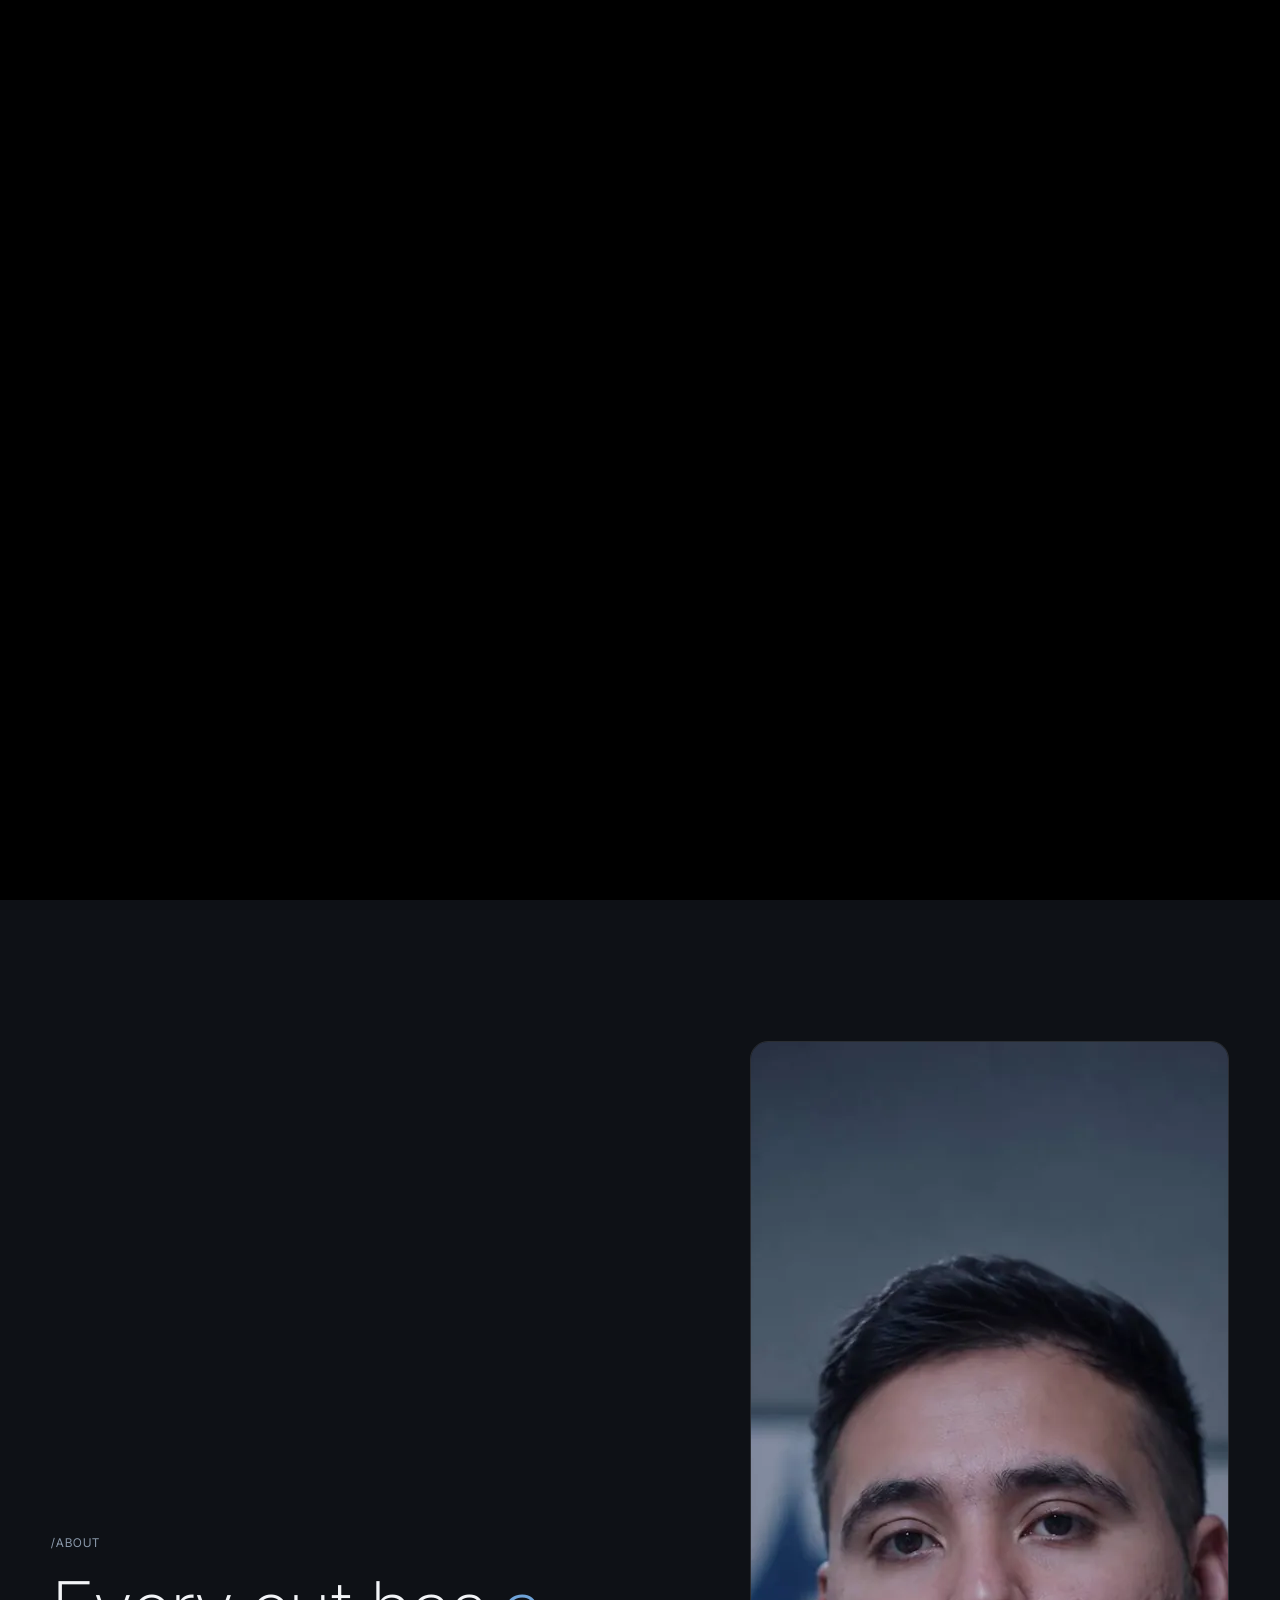
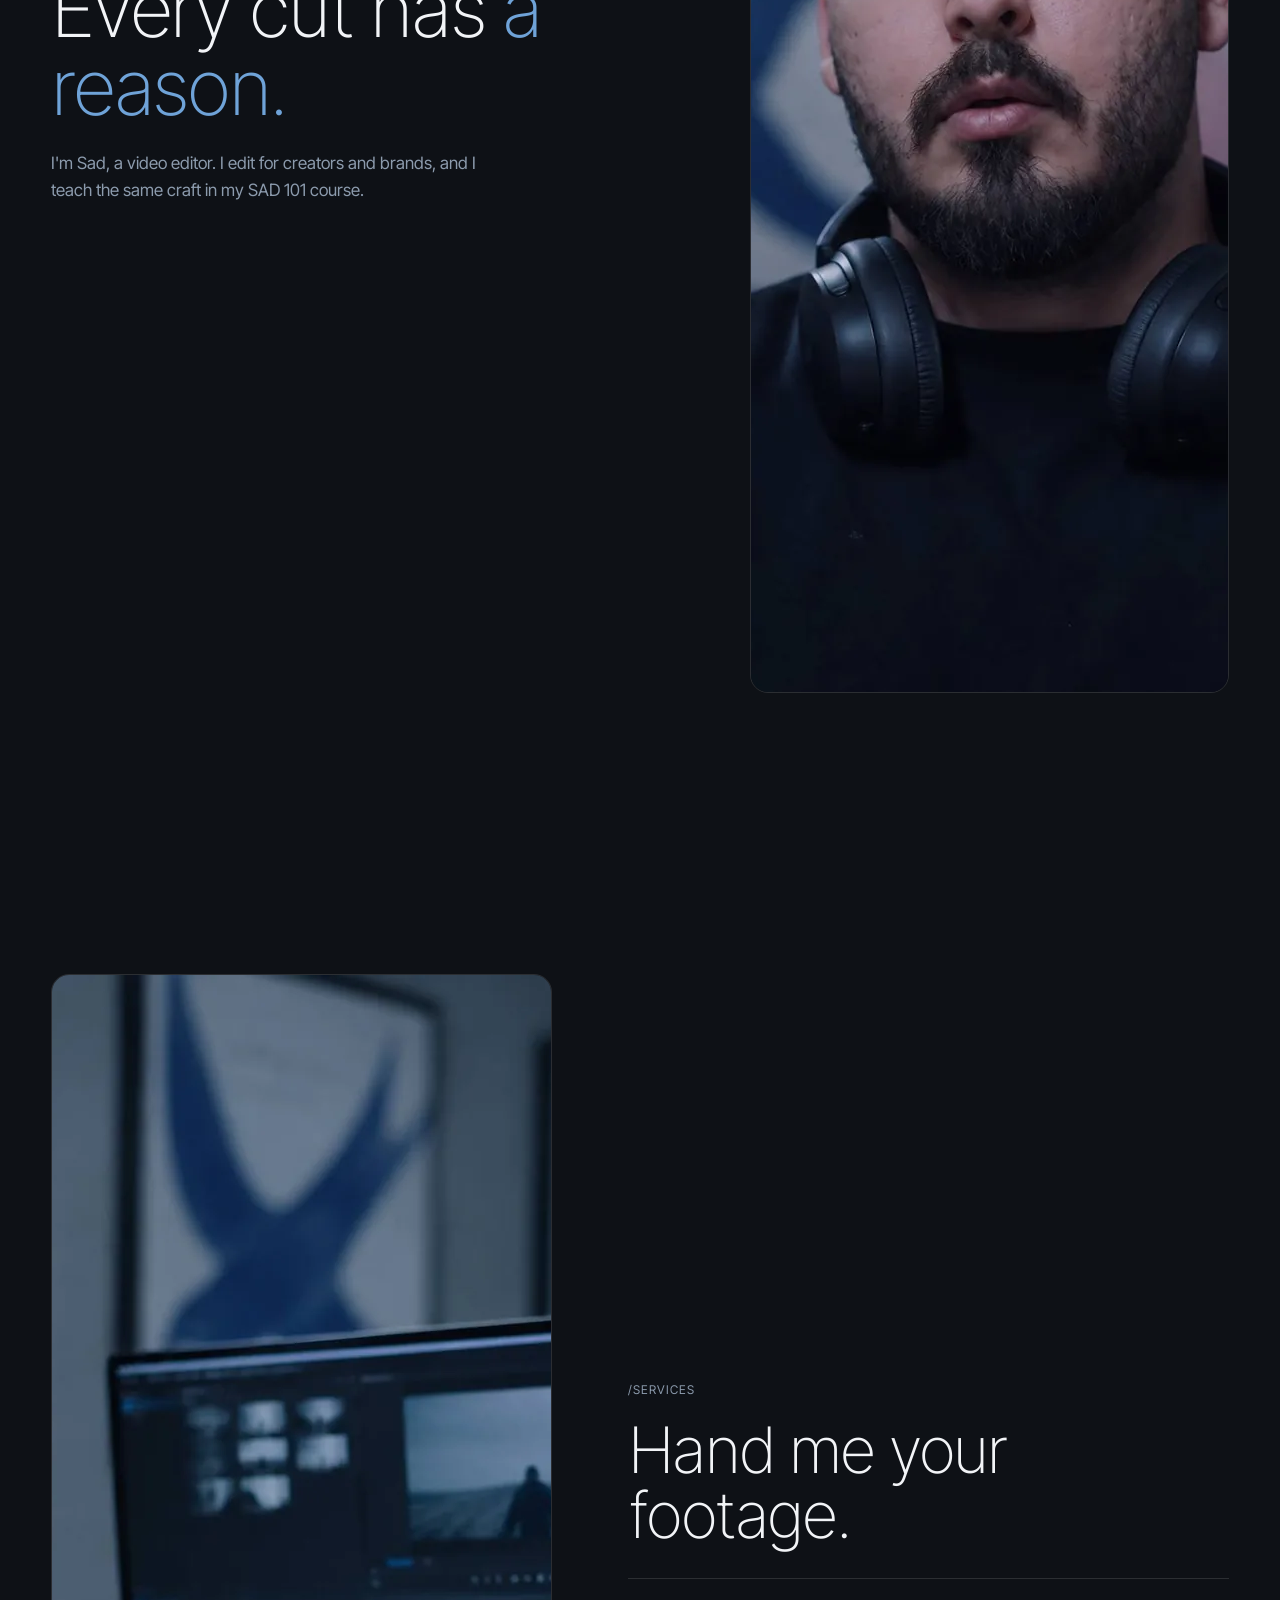
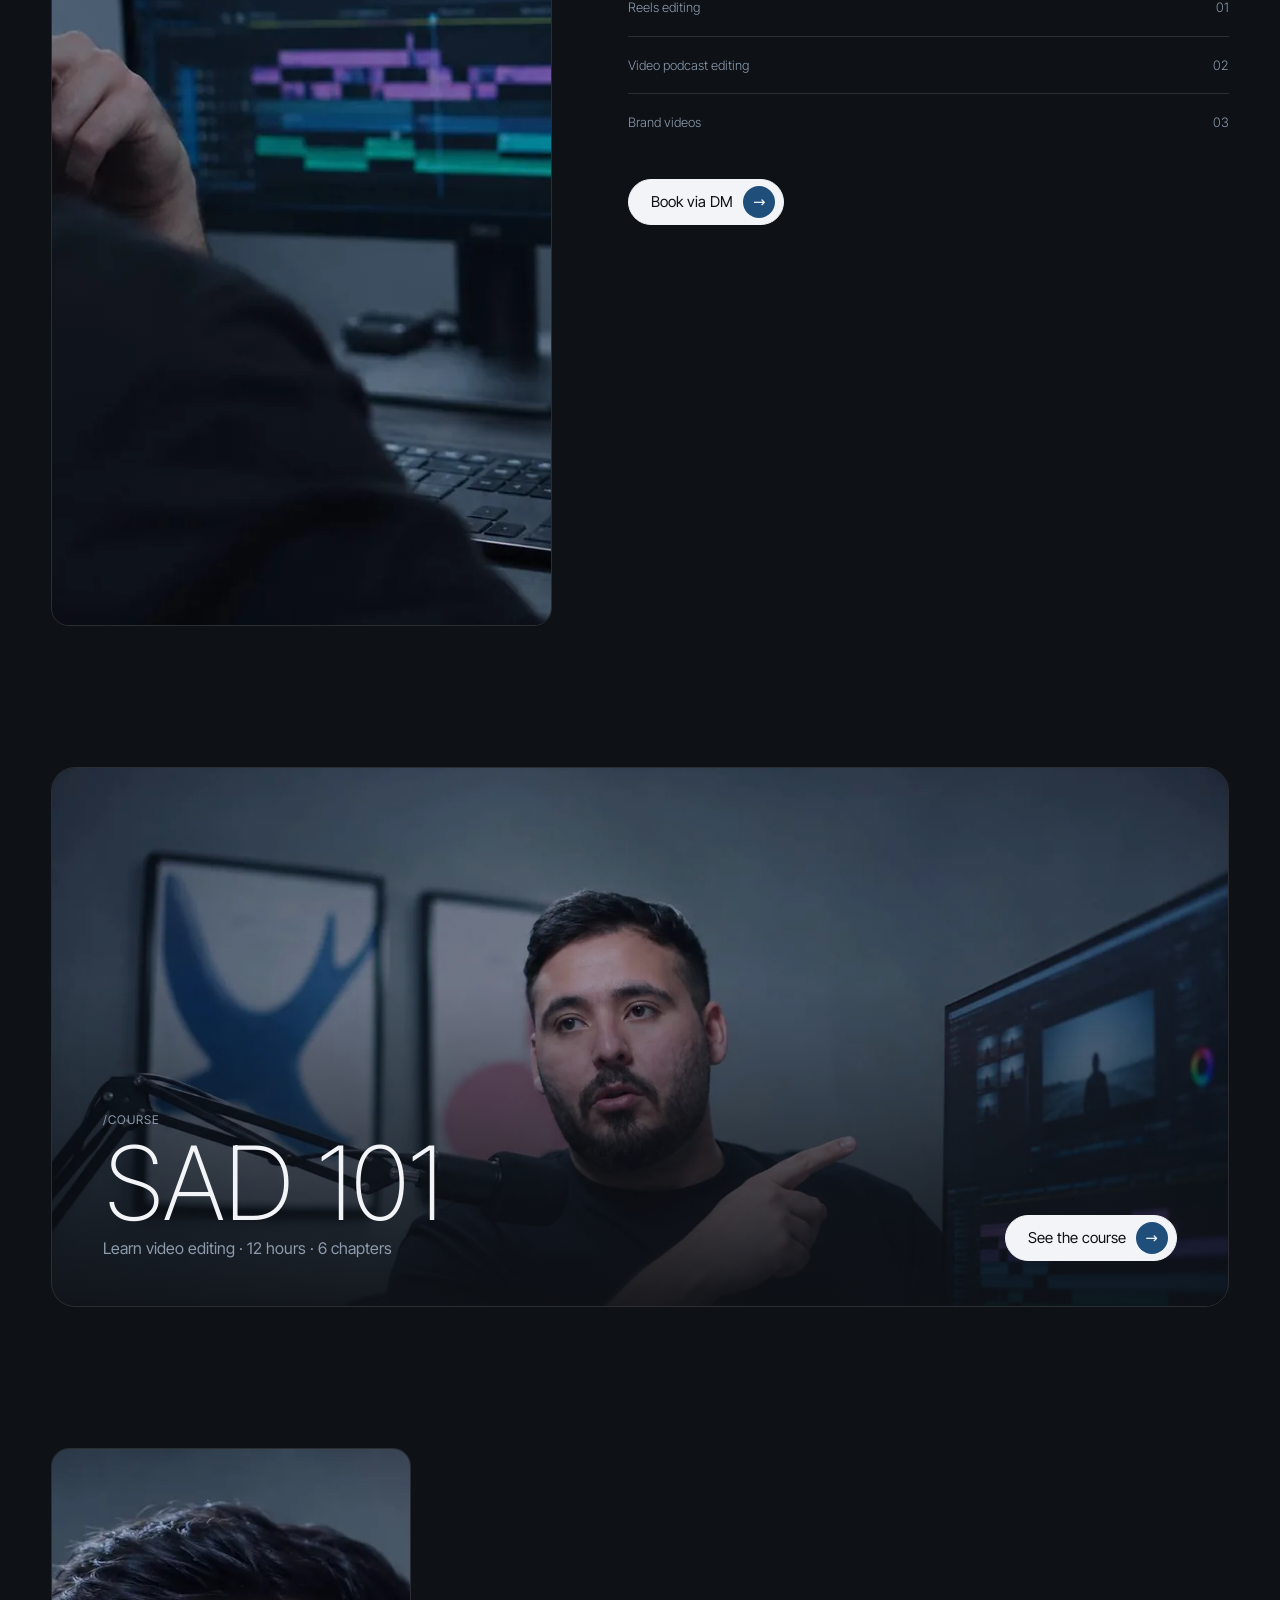
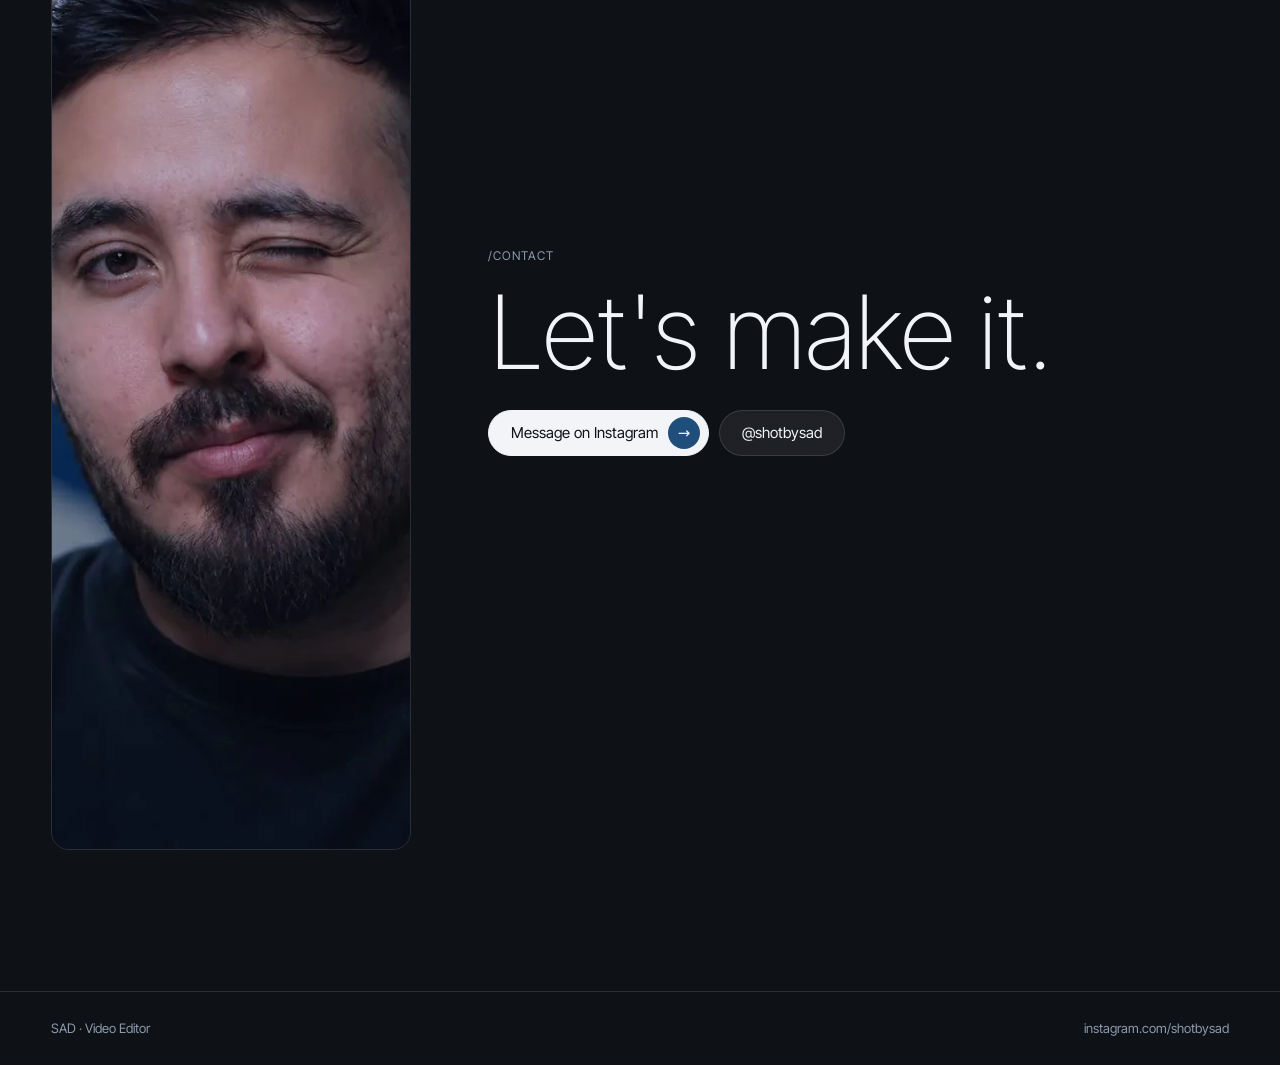
<file: index.html>
<!doctype html>
<html lang="en" dir="ltr">
<head>
<meta charset="utf-8">
<meta name="viewport" content="width=device-width, initial-scale=1">
<title>SAD · Video Editor</title>
<meta name="description" content="SAD, video editor. Book an edit, or learn editing with the SAD 101 course.">
<meta name="theme-color" content="#0e1116">
<link rel="preload" href="img/hero.webp" as="image">
<link rel="stylesheet" href="css/site.css">
</head>
<body>
<div class="intro" aria-hidden="true"><video src="media/eyes.mp4" autoplay muted playsinline></video></div>

<nav class="nav glass">
  <a class="logo" href="#top" aria-label="SAD"><span class="eyes" aria-hidden="true"><i></i><i></i></span>صاد</a>
  <div class="links"><a href="#about" data-fa="درباره">About</a><a href="#services" data-fa="خدمات">Services</a><a href="course.html" data-fa="دوره">Course</a></div>
  <div class="right">
    <button class="lang" type="button" aria-label="فارسی">FA</button>
    <a class="pill solid" href="https://ig.me/m/shotbysad" target="_blank" rel="noopener"><span data-fa="سفارش ادیت">Book an edit</span><b aria-hidden="true">→</b></a>
  </div>
</nav>

<header class="hero" id="top">
  <img src="img/hero.webp" alt="" width="1672" height="941" fetchpriority="high">
  <h1 class="thin"><span data-fa="تدوینگر">Video</span><span class="l2"><span class="eyes" aria-hidden="true"><i></i><i></i></span><span data-fa="صاد">Editor</span></span></h1>
  <div class="bottom">
    <a class="course-card glass" href="course.html">
      <span class="mark"><span class="eyes" aria-hidden="true"><i></i><i></i></span></span>
      <span><strong data-fa="دوره‌ی صاد ۱۰۱">SAD 101 course</strong><small data-fa="آموزش تدوین · ۱۲ ساعت · ۶ فصل">Video editing · 12 hours · 6 chapters</small></span>
    </a>
    <div class="row">
      <a class="pill" href="#services"><span data-fa="خدمات">Services</span><b aria-hidden="true">→</b></a>
      <a class="pill solid" href="https://ig.me/m/shotbysad" target="_blank" rel="noopener"><span data-fa="وقت گرفتن">Book a slot</span><b aria-hidden="true">→</b></a>
    </div>
  </div>
</header>

<main>
<section class="about" id="about">
  <div>
    <span class="label" data-fa="درباره">About</span>
    <h2 class="thin" data-fa="هر کات <em>یه دلیل</em> داره.">Every cut has <em>a reason.</em></h2>
    <p data-fa="من صادم، تدوینگر. ویدیوهای پیج‌ها و برندها رو تدوین می‌کنم و همین کار رو تو دوره‌ی صاد ۱۰۱ یاد می‌دم.">I'm Sad, a video editor. I edit for creators and brands, and I teach the same craft in my SAD 101 course.</p>
  </div>
  <div class="card-img"><img src="img/portrait.webp" alt="Sad with headphones around his neck" loading="lazy" width="1000" height="1250"></div>
</section>

<section class="services" id="services">
  <div class="card-img"><img src="img/shoulder.webp" alt="Sad editing a timeline" loading="lazy" width="1000" height="1250"></div>
  <div>
    <span class="label" data-fa="خدمات">Services</span>
    <h2 class="thin" data-fa="ویدیوت رو بسپار به من.">Hand me your footage.</h2>
    <ul>
      <li><span data-fa="تدوین ریلز">Reels editing</span><span>01</span></li>
      <li><span data-fa="تدوین پادکست ویدیویی">Video podcast editing</span><span>02</span></li>
      <li><span data-fa="ویدیوی برند">Brand videos</span><span>03</span></li>
    </ul>
    <a class="pill solid" style="margin-top:28px" href="https://ig.me/m/shotbysad" target="_blank" rel="noopener"><span data-fa="وقت گرفتن از دایرکت">Book via DM</span><b aria-hidden="true">→</b></a>
  </div>
</section>

<a class="teaser" href="course.html">
  <img src="img/teach.webp" alt="" loading="lazy" width="1672" height="941">
  <div class="in">
    <div><span class="label" data-fa="دوره">Course</span><h2 class="thin" data-fa="صاد ۱۰۱">SAD 101</h2><p data-fa="آموزش تدوین · ۱۲ ساعت · ۶ فصل">Learn video editing · 12 hours · 6 chapters</p></div>
    <span class="pill solid"><span data-fa="دیدن دوره">See the course</span><b aria-hidden="true">→</b></span>
  </div>
</a>

<section class="contact" id="contact">
  <div class="card-img"><img src="img/wink.webp" alt="Sad winking" loading="lazy" width="1000" height="1000"></div>
  <div>
    <span class="label" data-fa="تماس">Contact</span>
    <h2 class="thin" data-fa="بیا بسازیمش.">Let's make it.</h2>
    <div class="row">
      <a class="pill solid" href="https://ig.me/m/shotbysad" target="_blank" rel="noopener"><span data-fa="پیام در دایرکت">Message on Instagram</span><b aria-hidden="true">→</b></a>
      <a class="pill plain" href="https://instagram.com/shotbysad" target="_blank" rel="noopener">@shotbysad</a>
    </div>
  </div>
</section>
</main>

<footer><span data-fa="صاد · تدوینگر">SAD · Video Editor</span><a href="https://instagram.com/shotbysad" target="_blank" rel="noopener">instagram.com/shotbysad</a></footer>
<script src="js/site.js"></script>
</body>
</html>
</file>
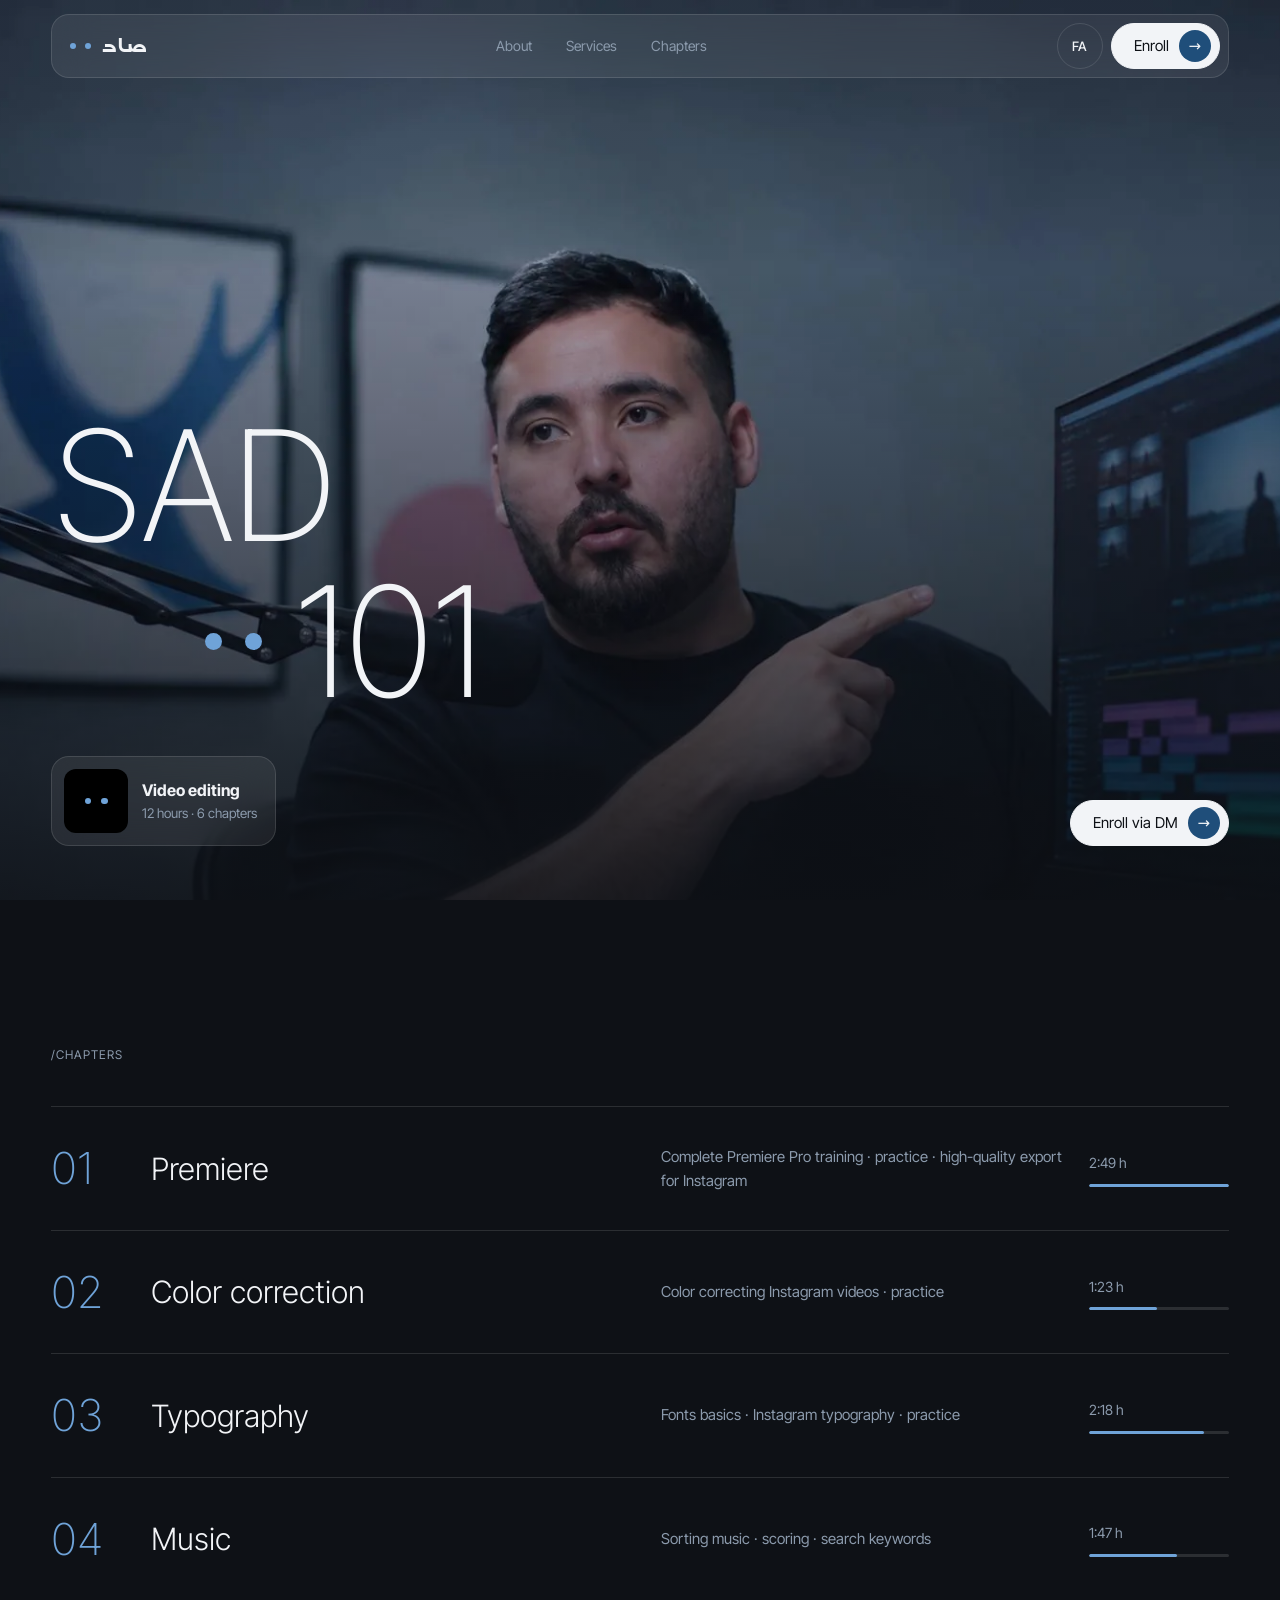
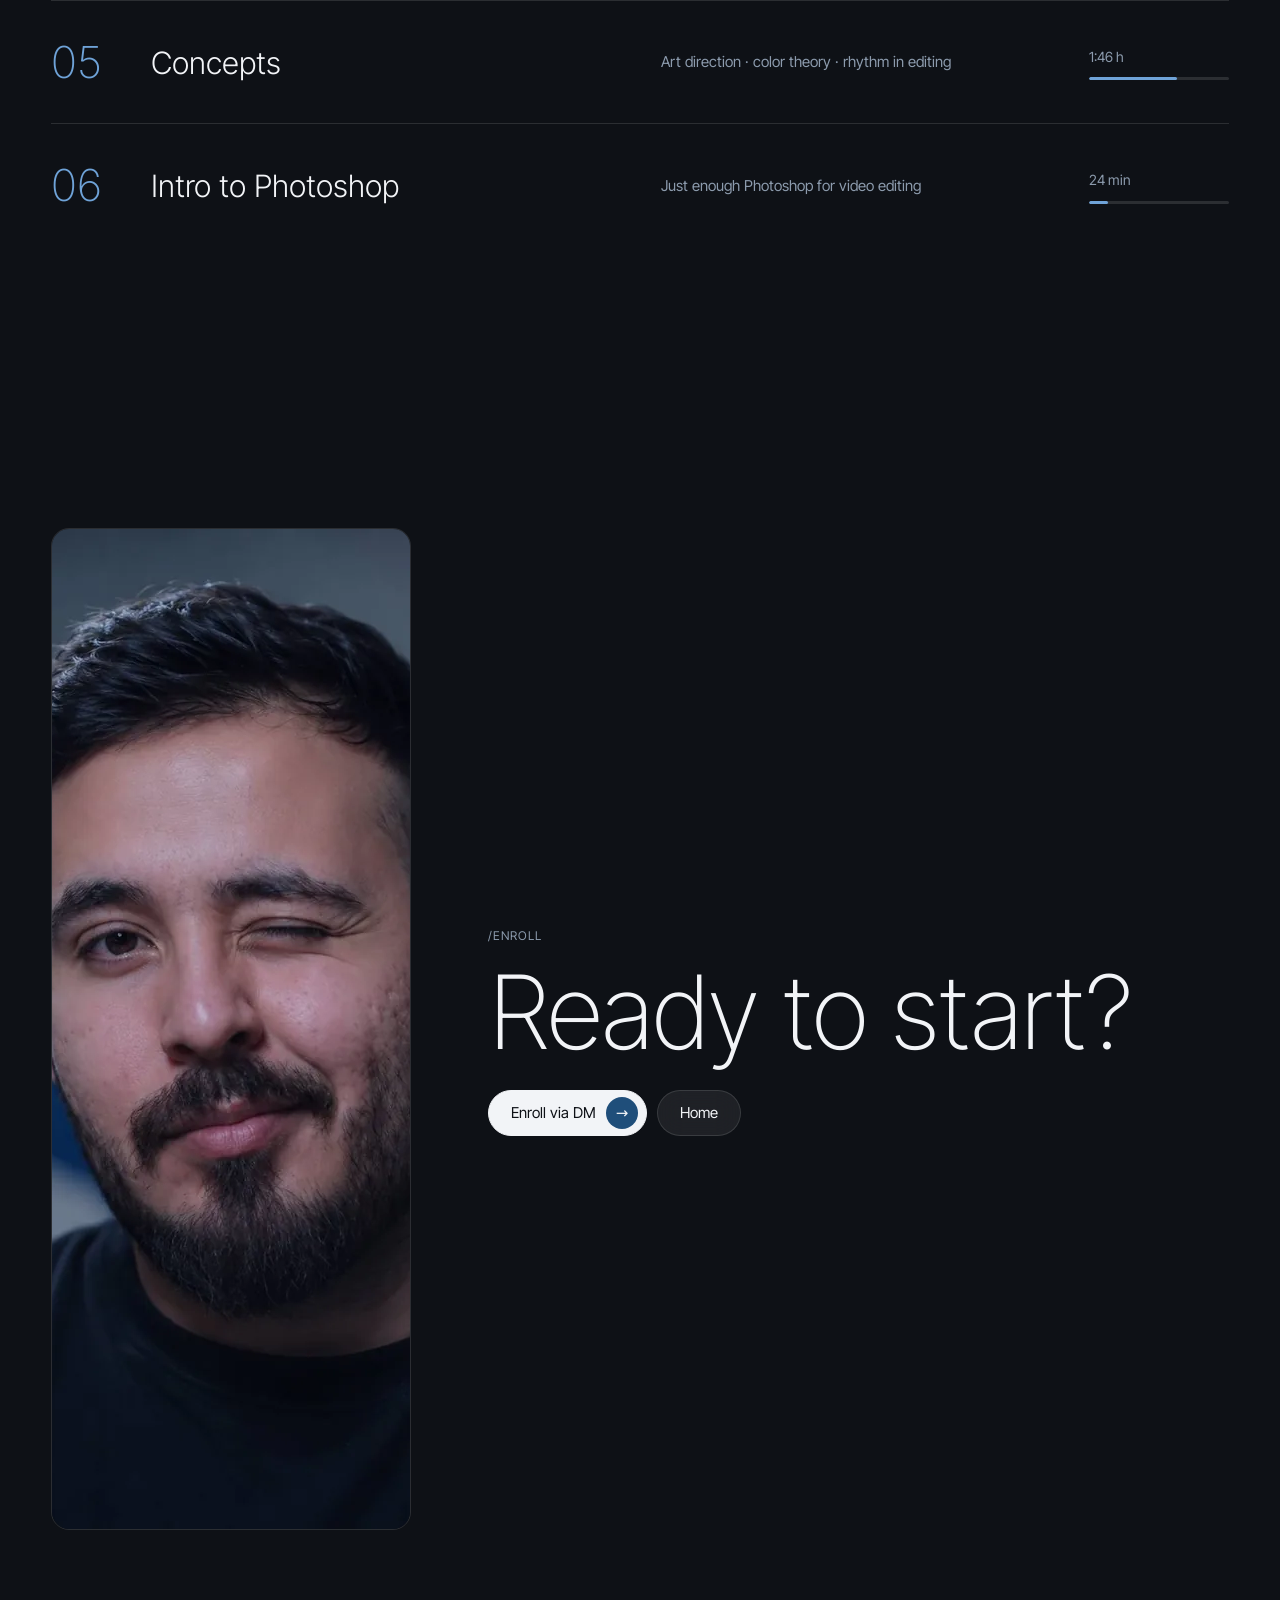
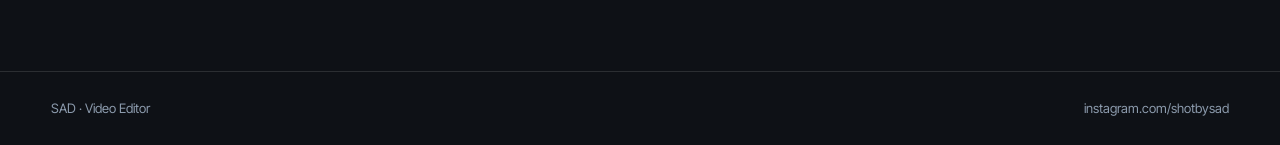
<file: course.html>
<!doctype html>
<html lang="en" dir="ltr">
<head>
<meta charset="utf-8">
<meta name="viewport" content="width=device-width, initial-scale=1">
<title>SAD 101 · Video Editing Course</title>
<meta name="description" content="SAD 101: learn video editing in 12 hours, 6 chapters.">
<meta name="theme-color" content="#0e1116">
<link rel="preload" href="img/teach.webp" as="image">
<link rel="stylesheet" href="css/site.css">
</head>
<body>
<nav class="nav glass">
  <a class="logo" href="index.html" aria-label="SAD"><span class="eyes" aria-hidden="true"><i></i><i></i></span>صاد</a>
  <div class="links"><a href="index.html#about" data-fa="درباره">About</a><a href="index.html#services" data-fa="خدمات">Services</a><a href="#chapters" data-fa="فصل‌ها">Chapters</a></div>
  <div class="right">
    <button class="lang" type="button" aria-label="فارسی">FA</button>
    <a class="pill solid" href="https://ig.me/m/shotbysad" target="_blank" rel="noopener"><span data-fa="ثبت‌نام">Enroll</span><b aria-hidden="true">→</b></a>
  </div>
</nav>

<header class="hero">
  <img src="img/teach.webp" alt="" width="1672" height="941" fetchpriority="high">
  <h1 class="thin"><span data-fa="دوره‌ی">SAD</span><span class="l2"><span class="eyes" aria-hidden="true"><i></i><i></i></span><span data-fa="صاد ۱۰۱">101</span></span></h1>
  <div class="bottom">
    <div class="course-card glass">
      <span class="mark"><span class="eyes" aria-hidden="true"><i></i><i></i></span></span>
      <span><strong data-fa="آموزش تدوین">Video editing</strong><small data-fa="۱۲ ساعت · ۶ فصل">12 hours · 6 chapters</small></span>
    </div>
    <div class="row"><a class="pill solid" href="https://ig.me/m/shotbysad" target="_blank" rel="noopener"><span data-fa="ثبت‌نام از دایرکت">Enroll via DM</span><b aria-hidden="true">→</b></a></div>
  </div>
</header>

<main>
<section id="chapters">
  <span class="label" data-fa="فصل‌ها">Chapters</span>
  <ol class="chapters">
    <li class="chapter"><span class="n">01</span><h3 data-fa="پریمیر">Premiere</h3><p data-fa="آموزش کامل نرم‌افزار پریمیر · تمرین · خروجی باکیفیت برای اینستاگرام">Complete Premiere Pro training · practice · high-quality export for Instagram</p><div class="tw"><span class="t" data-fa="۲:۴۹ ساعت">2:49 h</span><div class="bar"><span style="width:100%"></span></div></div></li>
    <li class="chapter"><span class="n">02</span><h3 data-fa="اصلاح رنگ">Color correction</h3><p data-fa="تصحیح رنگ ویدیوهای اینستاگرامی · تمرین">Color correcting Instagram videos · practice</p><div class="tw"><span class="t" data-fa="۱:۲۳ ساعت">1:23 h</span><div class="bar"><span style="width:49%"></span></div></div></li>
    <li class="chapter"><span class="n">03</span><h3 data-fa="تایپوگرافی">Typography</h3><p data-fa="آشنایی با فونت‌ها · تایپوگرافی‌های اینستاگرامی · تمرین">Fonts basics · Instagram typography · practice</p><div class="tw"><span class="t" data-fa="۲:۱۸ ساعت">2:18 h</span><div class="bar"><span style="width:82%"></span></div></div></li>
    <li class="chapter"><span class="n">04</span><h3 data-fa="موزیک">Music</h3><p data-fa="دسته‌بندی موزیک‌ها · موسیقی متن · کلیدواژه‌ها برای سرچ">Sorting music · scoring · search keywords</p><div class="tw"><span class="t" data-fa="۱:۴۷ ساعت">1:47 h</span><div class="bar"><span style="width:63%"></span></div></div></li>
    <li class="chapter"><span class="n">05</span><h3 data-fa="مفاهیم">Concepts</h3><p data-fa="آرت دایرکشن · تئوری رنگ‌ها · ریتم در تدوین">Art direction · color theory · rhythm in editing</p><div class="tw"><span class="t" data-fa="۱:۴۶ ساعت">1:46 h</span><div class="bar"><span style="width:63%"></span></div></div></li>
    <li class="chapter"><span class="n">06</span><h3 data-fa="فتوشاپ مقدماتی">Intro to Photoshop</h3><p data-fa="فتوشاپ در حد نیاز تدوین ویدیو">Just enough Photoshop for video editing</p><div class="tw"><span class="t" data-fa="۲۴ دقیقه">24 min</span><div class="bar"><span style="width:14%"></span></div></div></li>
  </ol>
</section>

<section class="contact">
  <div class="card-img"><img src="img/wink.webp" alt="Sad winking" loading="lazy" width="1000" height="1000"></div>
  <div>
    <span class="label" data-fa="ثبت‌نام">Enroll</span>
    <h2 class="thin" data-fa="شروع کنیم؟">Ready to start?</h2>
    <div class="row">
      <a class="pill solid" href="https://ig.me/m/shotbysad" target="_blank" rel="noopener"><span data-fa="ثبت‌نام از دایرکت">Enroll via DM</span><b aria-hidden="true">→</b></a>
      <a class="pill plain" href="index.html" data-fa="صفحه‌ی اصلی">Home</a>
    </div>
  </div>
</section>
</main>

<footer><span data-fa="صاد · تدوینگر">SAD · Video Editor</span><a href="https://instagram.com/shotbysad" target="_blank" rel="noopener">instagram.com/shotbysad</a></footer>
<script src="js/site.js"></script>
</body>
</html>
</file>
<file: css/site.css>
@font-face{font-family:"Inter Tight";src:url(../fonts/inter-tight.woff2) format("woff2");font-weight:100 700;font-display:swap}
@font-face{font-family:Vazirmatn;src:url(../fonts/vazirmatn.woff2) format("woff2");font-weight:100 900;font-display:swap}
@font-face{font-family:Zeytoon;src:url(../fonts/zeytoon.ttf) format("truetype");font-display:swap}
:root{--bg:#0e1116;--glass:rgba(255,255,255,.07);--line:rgba(255,255,255,.12);--text:#f2f4f7;--mute:#8c9bad;--blue:#1f4e7a;--blue-l:#6fa3d8;--pad:clamp(16px,4vw,56px);--ease:cubic-bezier(.2,.7,.2,1)}
*{box-sizing:border-box;margin:0;padding:0}
html{scroll-behavior:smooth}
body{background:var(--bg);color:var(--text);font:400 16px/1.6 "Inter Tight",system-ui,sans-serif;-webkit-font-smoothing:antialiased}
html[lang=fa] body{font-family:Vazirmatn,Tahoma,sans-serif;font-weight:300;line-height:1.9}
a{color:inherit;text-decoration:none}
img,video{display:block;max-width:100%}
:focus-visible{outline:2px solid var(--blue-l);outline-offset:3px}
.label{font-size:12px;letter-spacing:.08em;text-transform:uppercase;color:var(--mute)}
.label::before{content:"/"}
.thin{font-weight:200;letter-spacing:-.03em;line-height:1.02}
html[lang=fa] .thin{font-weight:100;letter-spacing:0;line-height:1.35}
section{padding:clamp(72px,11vw,150px) var(--pad)}

/* blinking eyes mark */
.eyes{display:inline-flex;gap:.28em;align-items:center}
.eyes i{width:.2em;height:.2em;border-radius:50%;background:var(--blue-l);animation:blink 4.2s infinite}
@keyframes blink{0%,46%,52%,100%{transform:scaleY(1)}49%{transform:scaleY(.12)}}

/* glass + pills */
.glass{background:var(--glass);border:1px solid var(--line);backdrop-filter:blur(18px);-webkit-backdrop-filter:blur(18px);border-radius:18px}
.pill{display:inline-flex;align-items:center;gap:10px;min-height:46px;padding:0 8px 0 22px;border-radius:99px;font-size:15px;border:1px solid var(--line);background:var(--glass);backdrop-filter:blur(14px);transition:background .3s,color .3s,border-color .3s}
html[dir=rtl] .pill{padding:0 22px 0 8px}
.pill b{display:grid;place-items:center;width:32px;height:32px;border-radius:50%;background:var(--text);color:var(--bg);font-weight:400;transition:transform .35s var(--ease)}
.pill:hover b{transform:translateX(3px)}
html[dir=rtl] .pill:hover b{transform:translateX(-3px)}
.pill.solid{background:var(--text);color:var(--bg);border-color:var(--text)}
.pill.solid b{background:var(--blue);color:var(--text)}
.pill.plain{padding:0 22px}
.pill:hover{border-color:var(--blue-l)}

/* nav */
.nav{position:fixed;inset:14px var(--pad) auto;z-index:20;display:flex;justify-content:space-between;align-items:center;gap:12px;padding:8px 8px 8px 18px}
html[dir=rtl] .nav{padding:8px 18px 8px 8px}
.logo{font:400 26px/1 Zeytoon,sans-serif;display:flex;align-items:center;gap:10px}
.logo .eyes{font-size:30px}
.nav .links{display:flex;gap:clamp(14px,3vw,34px);font-size:14px;color:var(--mute)}
.nav .links a:hover{color:var(--text)}
.nav .right{display:flex;gap:8px}
.lang{min-width:46px;min-height:46px;border-radius:99px;border:1px solid var(--line);background:none;color:var(--text);font:500 13px "Inter Tight",sans-serif;cursor:pointer}
.lang:hover{border-color:var(--blue-l)}

/* hero */
.hero{position:relative;min-height:100svh;overflow:hidden;display:flex;flex-direction:column;justify-content:flex-end;padding:0 var(--pad) clamp(28px,6vh,64px)}
.hero>img{position:absolute;inset:0;width:100%;height:100%;object-fit:cover;object-position:50% 40%}
.hero::after{content:"";position:absolute;inset:0;background:linear-gradient(180deg,rgba(14,17,22,.15) 0%,rgba(14,17,22,0) 30%,rgba(14,17,22,.85) 100%)}
.hero>*:not(img){position:relative;z-index:1}
.hero h1{font-size:clamp(64px,12vw,190px);margin-bottom:clamp(20px,4vh,44px)}
.hero h1 .l2{display:flex;align-items:center;gap:.2em;padding-inline-start:12vw}
.hero h1 .eyes{font-size:.55em}
.hero .bottom{display:flex;justify-content:space-between;align-items:flex-end;gap:16px;flex-wrap:wrap}
.course-card{display:flex;gap:14px;align-items:center;padding:12px 18px 12px 12px;max-width:340px}
html[dir=rtl] .course-card{padding:12px 12px 12px 18px}
.course-card .mark{display:grid;place-items:center;width:64px;height:64px;border-radius:12px;background:#000;font-size:34px}
.course-card small{color:var(--mute);display:block}
.hero .row{display:flex;gap:10px;flex-wrap:wrap}

/* about */
.about{display:grid;grid-template-columns:1.3fr 1fr;gap:clamp(28px,6vw,96px);align-items:center}
.about h2{font-size:clamp(40px,6vw,96px);margin:16px 0 22px}
.about h2 em{font-style:normal;color:var(--blue-l)}
.about p{color:var(--mute);max-width:44ch;font-size:17px}
.card-img{border-radius:18px;overflow:hidden;border:1px solid var(--line)}
.card-img img{width:100%;aspect-ratio:4/5;object-fit:cover}

/* services */
.services{display:grid;grid-template-columns:1fr 1.2fr;gap:clamp(28px,6vw,96px);align-items:center}
.services h2{font-size:clamp(36px,5vw,72px);margin:16px 0 30px}
.services ul{list-style:none}
.services li{display:flex;justify-content:space-between;gap:16px;padding:18px 0;border-top:1px solid var(--line);font-size:clamp(18px,2vw,24px);font-weight:300}
.services li span{color:var(--mute);font-size:13px}

/* course teaser */
.teaser{position:relative;display:block;margin:0 var(--pad);border-radius:24px;overflow:hidden;min-height:clamp(380px,60vh,620px);border:1px solid var(--line)}
.teaser img{position:absolute;inset:0;width:100%;height:100%;object-fit:cover;transition:transform 1s var(--ease)}
.teaser:hover img{transform:scale(1.03)}
.teaser::after{content:"";position:absolute;inset:0;background:linear-gradient(0deg,rgba(14,17,22,.9),rgba(14,17,22,.1) 60%)}
.teaser .in{position:absolute;inset:auto var(--pad) clamp(24px,5vh,48px);z-index:1;display:flex;justify-content:space-between;align-items:flex-end;gap:16px;flex-wrap:wrap}
.teaser h2{font-size:clamp(48px,8vw,128px)}
.teaser p{color:var(--mute)}

/* contact */
.contact{display:grid;grid-template-columns:minmax(220px,360px) 1fr;gap:clamp(28px,6vw,96px);align-items:center}
.contact .card-img img{aspect-ratio:1}
.contact h2{font-size:clamp(48px,8vw,128px);margin:12px 0 26px}
.contact .row{display:flex;gap:10px;flex-wrap:wrap}
footer{display:flex;justify-content:space-between;flex-wrap:wrap;gap:12px;padding:26px var(--pad);border-top:1px solid var(--line);color:var(--mute);font-size:13px}

/* course page */
.chapters{list-style:none;margin-top:40px}
.chapter{display:grid;grid-template-columns:80px 1.2fr 1fr 140px;gap:20px;align-items:center;padding:26px 0;border-top:1px solid var(--line)}
.chapter .n{font-size:44px;font-weight:200;color:var(--blue-l)}
.chapter h3{font-size:clamp(22px,2.4vw,32px);font-weight:300}
.chapter p{color:var(--mute);font-size:15px}
.chapter .t{font-size:14px;color:var(--mute)}
.bar{height:3px;background:var(--line);border-radius:3px;margin-top:8px;overflow:hidden}
.bar span{display:block;height:100%;background:var(--blue-l);border-radius:3px}

/* intro + click blink */
.intro{position:fixed;inset:0;z-index:50;background:#000;display:grid;place-items:center;transition:opacity .8s var(--ease)}
.intro video{width:min(42vw,260px)}
.intro.out{opacity:0;pointer-events:none}
.blinker{position:fixed;z-index:60;width:110px;pointer-events:none;mix-blend-mode:screen;opacity:0;transform:translate(-50%,-50%);transition:opacity .25s}
.blinker.on{opacity:1}

@media (max-width:860px){
  .nav .links{display:none}
  .hero h1 .l2{padding-inline-start:0}
  .nav .right .pill{display:none}
  .hero .bottom{flex-direction:column;align-items:stretch}
  .hero .row{justify-content:flex-start}
  .about,.services,.contact{grid-template-columns:1fr}
  .chapter{grid-template-columns:52px 1fr;row-gap:6px}
  .chapter p,.chapter .tw{grid-column:2}
}
@media (prefers-reduced-motion:reduce){html{scroll-behavior:auto}.eyes i{animation:none}.intro{display:none}}
</file>
